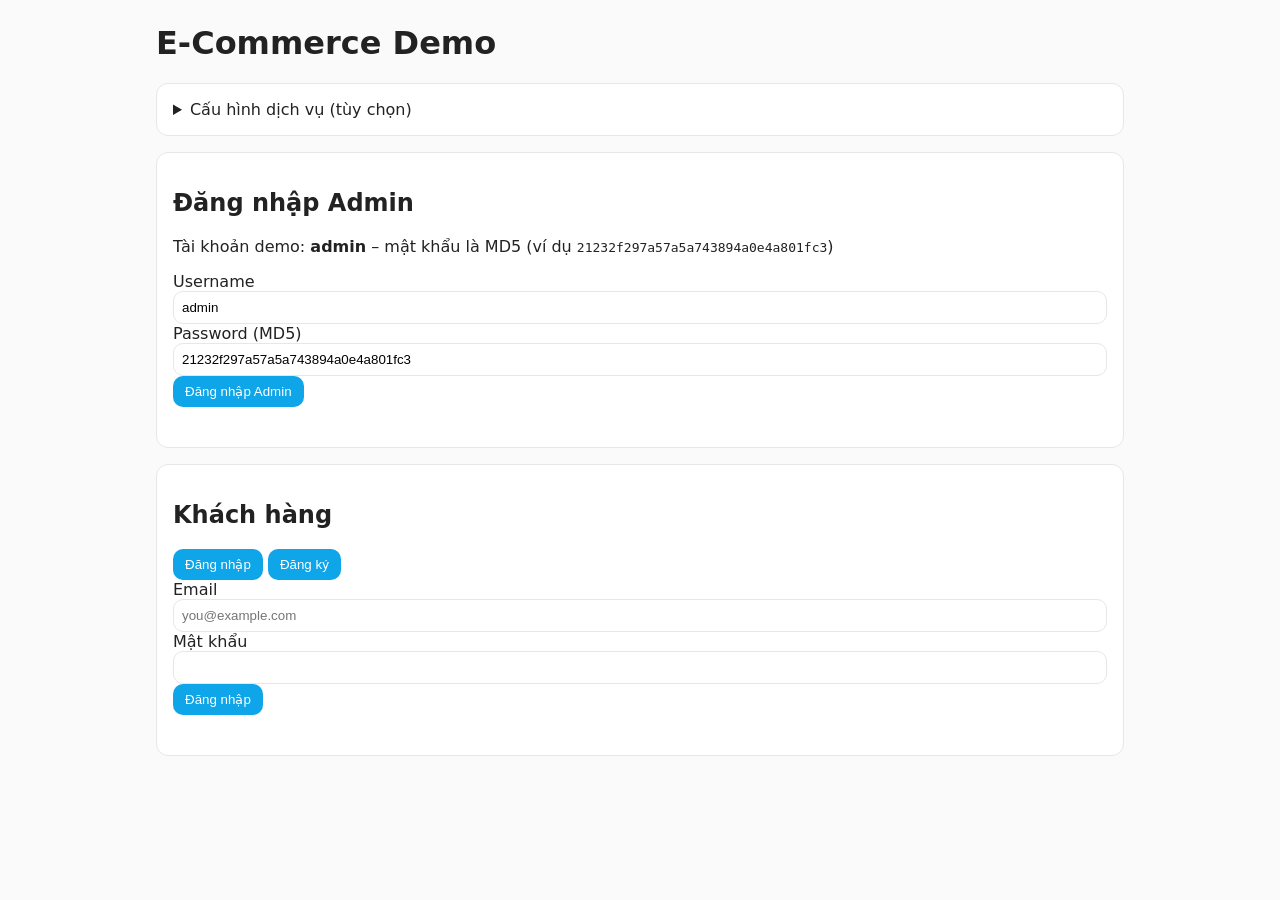
<file: EcommerceClientUI/EcommerceClientUI/wwwroot/index.html>
﻿<!doctype html>
<html lang="vi">
<head>
    <meta charset="utf-8" />
    <meta name="viewport" content="width=device-width,initial-scale=1" />
    <title>E-Commerce Demo — Đăng nhập / Đăng ký</title>
    <link rel="stylesheet" href="css/style.css" />
</head>
<body>
    <div class="container">
        <h1 class="title">E-Commerce Demo</h1>

        <!-- Cấu hình URL dịch vụ (ẩn gọn, vẫn chỉnh được) -->
        <details class="card" style="margin-bottom:16px">
            <summary>Cấu hình dịch vụ (tùy chọn)</summary>
            <div class="grid2">
                <div>
                    <label>AuthService URL</label>
                    <input id="authBase" value="https://localhost:7268" />
                </div>
                <div>
                    <label>ProductService URL</label>
                    <input id="prodBase" value="https://localhost:7181" />
                </div>
            </div>
            <div style="margin-top:8px">
                <label>OrderService URL</label>
                <input id="orderBase" value="https://localhost:7182" />
            </div>
            <div style="margin-top:8px">
                <label>ReportService URL</label>
                <input id="reportBase" value="https://localhost:5003" />
            </div>
            <button id="btnSaveCfg" class="btn" style="margin-top:10px">Lưu cấu hình</button>
            <span id="cfgMsg" class="msg"></span>
        </details>

        <div class="grid2">
            <!-- Đăng nhập Admin -->
            <div class="card">
                <h2>Đăng nhập Admin</h2>
                <p class="hint">Tài khoản demo: <b>admin</b> – mật khẩu là MD5 (ví dụ <code>21232f297a57a5a743894a0e4a801fc3</code>)</p>
                <label>Username</label>
                <input id="adminUser" value="admin" />
                <label>Password (MD5)</label>
                <input id="adminPass" value="21232f297a57a5a743894a0e4a801fc3" />
                <button id="btnLoginAdmin" class="btn">Đăng nhập Admin</button>
                <div id="adminMsg" class="msg"></div>
            </div>

            <!-- Đăng nhập / Đăng ký Khách -->
            <div class="card">
                <h2>Khách hàng</h2>
                <div class="tabs">
                    <button class="tab active" data-tab="login">Đăng nhập</button>
                    <button class="tab" data-tab="register">Đăng ký</button>
                </div>

                <!-- LOGIN -->
                <div id="pane-login">
                    <label>Email</label>
                    <input id="cusEmailLogin" placeholder="you@example.com" />
                    <label>Mật khẩu</label>
                    <input id="cusPassLogin" type="password" />
                    <button id="btnCusLogin" class="btn">Đăng nhập</button>
                    <div id="cusLoginMsg" class="msg"></div>
                </div>

                <!-- REGISTER -->
                <div id="pane-register" class="hidden">
                    <label>Họ tên</label>
                    <input id="cusFullNameReg" placeholder="Nguyễn Văn A" />
                    <label>Email</label>
                    <input id="cusEmailReg" placeholder="you@example.com" />
                    <label>Mật khẩu</label>
                    <input id="cusPassReg" type="password" />
                    <button id="btnCusRegister" class="btn">Đăng ký</button>
                    <div id="cusRegMsg" class="msg"></div>
                </div>
            </div>
        </div>
    </div>

    <script src="js/auth.js"></script>
</body>
</html>
</file>
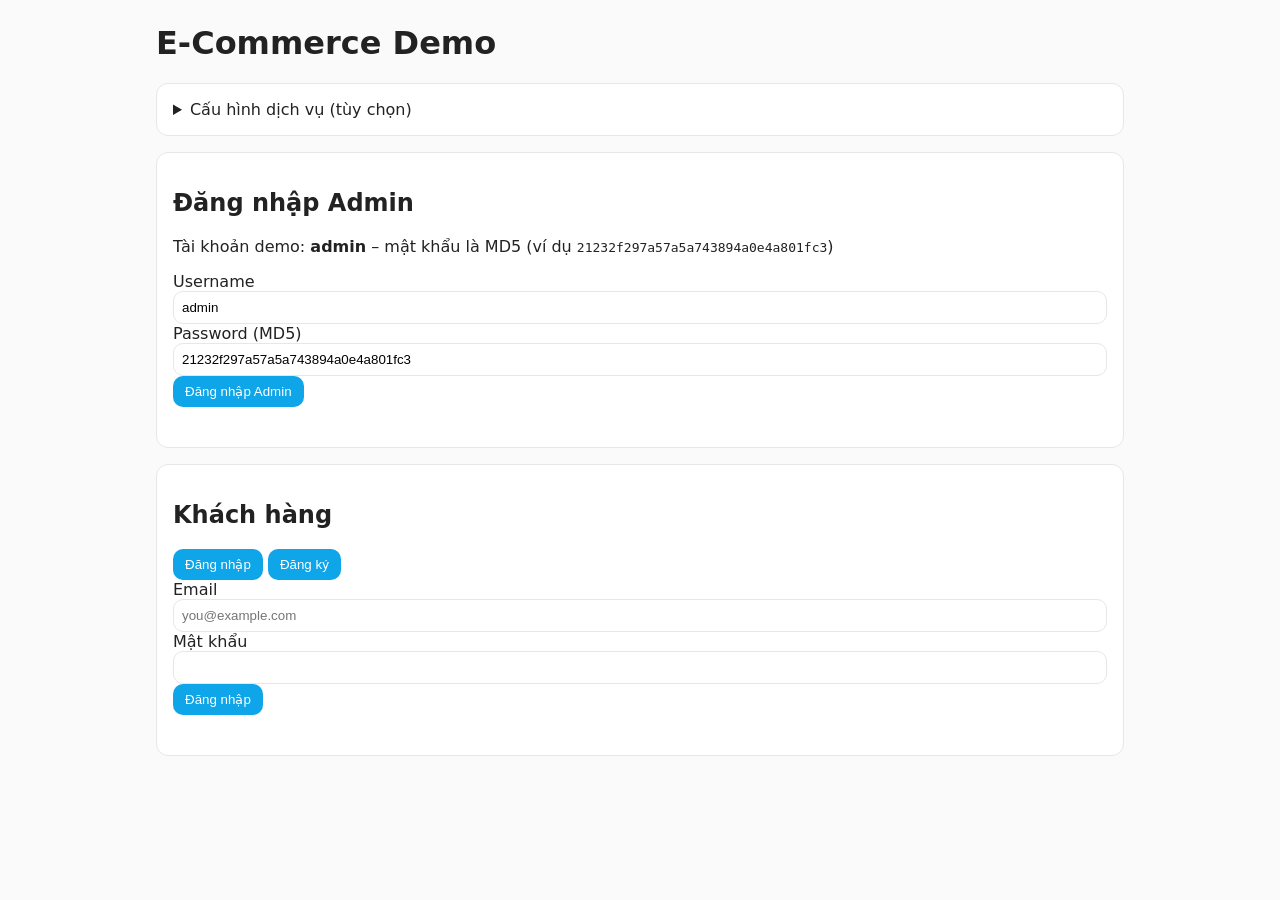
<file: EcommerceClientUI/EcommerceClientUI/wwwroot/admin.html>
﻿<!doctype html>
<html lang="vi">

<head>
    <meta charset="utf-8" />
    <title>Admin · E-Commerce</title>
    <meta name="viewport" content="width=device-width, initial-scale=1" />
    <link rel="stylesheet" href="css/style.css" />
</head>

<body>
    <header class="topbar">
        <h1>Quản trị</h1>
        <div class="right">
            <span id="tokenPeek" class="muted"></span>
            <button id="btnLogout" class="btn danger">Đăng xuất</button>
        </div>
    </header>

    <main class="container">
        <section class="card">
            <h2>Sản phẩm</h2>
            <div class="row gap">
                <input id="createName" placeholder="Tên sản phẩm" />
                <input id="createPrice" type="number" placeholder="Giá" />
                <input id="createQty" type="number" placeholder="Tồn" />
                <button id="btnCreate" class="btn">Thêm</button>
                <button id="btnReload" class="btn ghost">Tải lại</button>
            </div>
            <div id="prodMsg" class="msg"></div>
            <table class="table">
                <thead>
                    <tr>
                        <th>ID</th>
                        <th>Tên</th>
                        <th>Giá</th>
                        <th>Tồn</th>
                        <th>Hành động</th>
                    </tr>
                </thead>
                <tbody id="tbody"></tbody>
            </table>
        </section>

        <section class="card">
            <div class="row between">
                <h2>Đơn hàng</h2>
                <button id="btnOrdersReload" class="btn ghost">Tải lại</button>
            </div>
            <div id="orderMsg" class="msg"></div>
            <table class="table">
                <thead>
                    <tr>
                        <th>ID</th>
                        <th>Khách</th>
                        <th>Email</th>
                        <th>Trạng thái</th>
                        <th>Tổng</th>
                        <th>Hàng</th>
                        <th>Hành động</th>
                    </tr>
                </thead>
                <tbody id="ordersBody"></tbody>
            </table>
        </section>

        <section class="card">
            <h2>Báo cáo & Thống kê</h2>
            <div class="row gap" style="align-items: flex-end;">
                <div>
                    <label>Từ ngày</label>
                    <input type="date" id="reportStart" />
                </div>
                <div>
                    <label>Đến ngày</label>
                    <input type="date" id="reportEnd" />
                </div>
                <button id="btnStatProduct" class="btn">Thống kê SP</button>
                <button id="btnStatOrder" class="btn">Thống kê Đơn</button>
            </div>
            <div class="row gap" style="margin-top: 10px;">
                <button id="btnGenProductReport" class="btn primary">Tạo Báo cáo SP</button>
                <button id="btnGenOrderReport" class="btn primary">Tạo Báo cáo Đơn</button>
            </div>
            <div id="reportMsg" class="msg"></div>

            <div id="statsResult" style="margin-top:16px; overflow-x:auto;"></div>
        </section>
    </main>

    <script src="js/auth.js?v=6" defer></script>
    <script src="js/admin.js?v=6" defer></script>
</body>

</html>
</file>
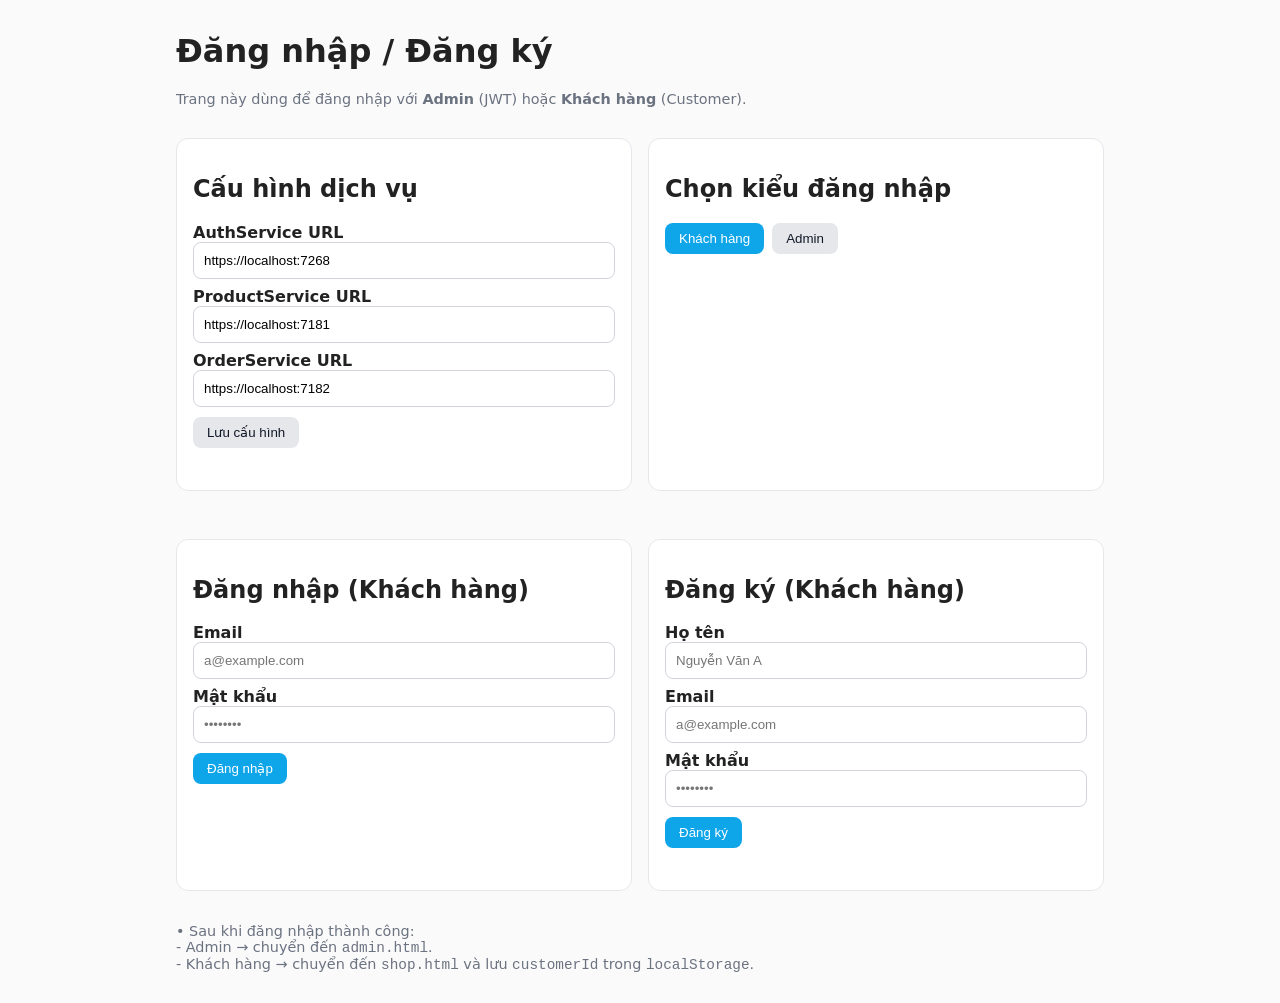
<file: EcommerceClientUI/EcommerceClientUI/wwwroot/login.html>
﻿<!doctype html>
<html lang="vi">
<head>
    <meta charset="utf-8" />
    <meta name="viewport" content="width=device-width, initial-scale=1" />
    <title>Đăng nhập / Đăng ký</title>
    <link rel="stylesheet" href="css/style.css" />
    <style>
        .container {
            max-width: 960px;
            margin: 32px auto
        }

        .grid-2 {
            display: grid;
            grid-template-columns: 1fr 1fr;
            gap: 16px
        }

        .card {
            background: #fff;
            border: 1px solid #e5e7eb;
            border-radius: 12px;
            padding: 16px
        }

        .muted {
            color: #6b7280
        }

        .row {
            display: flex;
            gap: 8px;
            align-items: center
        }

        .btn {
            padding: 8px 14px;
            border-radius: 8px;
            border: 0;
            background: #0ea5e9;
            color: #fff;
            cursor: pointer
        }

            .btn.secondary {
                background: #e5e7eb;
                color: #111827
            }

            .btn.danger {
                background: #ef4444
            }

        label {
            font-weight: 600;
            margin-top: 8px;
            display: block
        }

        input {
            width: 100%;
            padding: 10px;
            border: 1px solid #d1d5db;
            border-radius: 8px
        }

        .msg {
            margin-top: 10px;
            padding: 8px;
            border-radius: 8px
        }

            .msg.ok {
                background: #ecfdf5;
                color: #065f46
            }

            .msg.err {
                background: #fef2f2;
                color: #991b1b
            }

        .small {
            font-size: .9rem
        }
    </style>
</head>
<body>
    <main class="container">
        <h1>Đăng nhập / Đăng ký</h1>
        <p class="muted small">Trang này dùng để đăng nhập với <b>Admin</b> (JWT) hoặc <b>Khách hàng</b> (Customer).</p>

        <section class="grid-2">
            <div class="card">
                <h2>Cấu hình dịch vụ</h2>
                <label>AuthService URL</label>
                <input id="authBase" type="text" value="https://localhost:7268" />
                <label>ProductService URL</label>
                <input id="prodBase" type="text" value="https://localhost:7181" />
                <label>OrderService URL</label>
                <input id="orderBase" type="text" value="https://localhost:7182" />
                <div class="row" style="margin-top:10px">
                    <button class="btn secondary" id="btnSaveCfg">Lưu cấu hình</button>
                </div>
                <div id="cfgMsg" class="msg small"></div>
            </div>

            <div class="card">
                <h2>Chọn kiểu đăng nhập</h2>
                <div class="row">
                    <button class="btn" id="tabCustomer">Khách hàng</button>
                    <button class="btn secondary" id="tabAdmin">Admin</button>
                </div>
            </div>
        </section>

        <section class="grid-2" style="margin-top:16px">
            <div class="card" id="boxLoginCustomer">
                <h2>Đăng nhập (Khách hàng)</h2>
                <label>Email</label>
                <input id="c_email" type="email" placeholder="a@example.com" />
                <label>Mật khẩu</label>
                <input id="c_password" type="password" placeholder="••••••••" />
                <div class="row" style="margin-top:10px">
                    <button class="btn" id="btnCustomerLogin">Đăng nhập</button>
                </div>
                <div id="custLoginMsg" class="msg small"></div>
            </div>

            <div class="card" id="boxRegister">
                <h2>Đăng ký (Khách hàng)</h2>
                <label>Họ tên</label>
                <input id="r_name" type="text" placeholder="Nguyễn Văn A" />
                <label>Email</label>
                <input id="r_email" type="email" placeholder="a@example.com" />
                <label>Mật khẩu</label>
                <input id="r_password" type="password" placeholder="••••••••" />
                <div class="row" style="margin-top:10px">
                    <button class="btn" id="btnCustomerRegister">Đăng ký</button>
                </div>
                <div id="custRegMsg" class="msg small"></div>
            </div>
        </section>

        <section class="card" id="boxLoginAdmin" style="margin-top:16px;display:none">
            <h2>Đăng nhập (Admin)</h2>
            <p class="muted small">Tài khoản demo: <b>admin</b>. Mật khẩu sẽ được hash MD5 trước khi gửi (tương thích AuthService của bạn).</p>
            <label>Username</label>
            <input id="a_username" type="text" value="admin" />
            <label>Mật khẩu</label>
            <input id="a_password" type="password" placeholder="Nhập mật khẩu admin" />
            <div class="row" style="margin-top:10px">
                <button class="btn" id="btnAdminLogin">Đăng nhập (Admin)</button>
            </div>
            <div id="adminMsg" class="msg small"></div>
        </section>

        <p class="muted small" style="margin-top:16px">
            • Sau khi đăng nhập thành công:<br />
            - Admin → chuyển đến <code>admin.html</code>.<br />
            - Khách hàng → chuyển đến <code>shop.html</code> và lưu <code>customerId</code> trong <code>localStorage</code>.
        </p>
    </main>
    <script src="js/auth.js"></script>
</body>
</html>
</file>
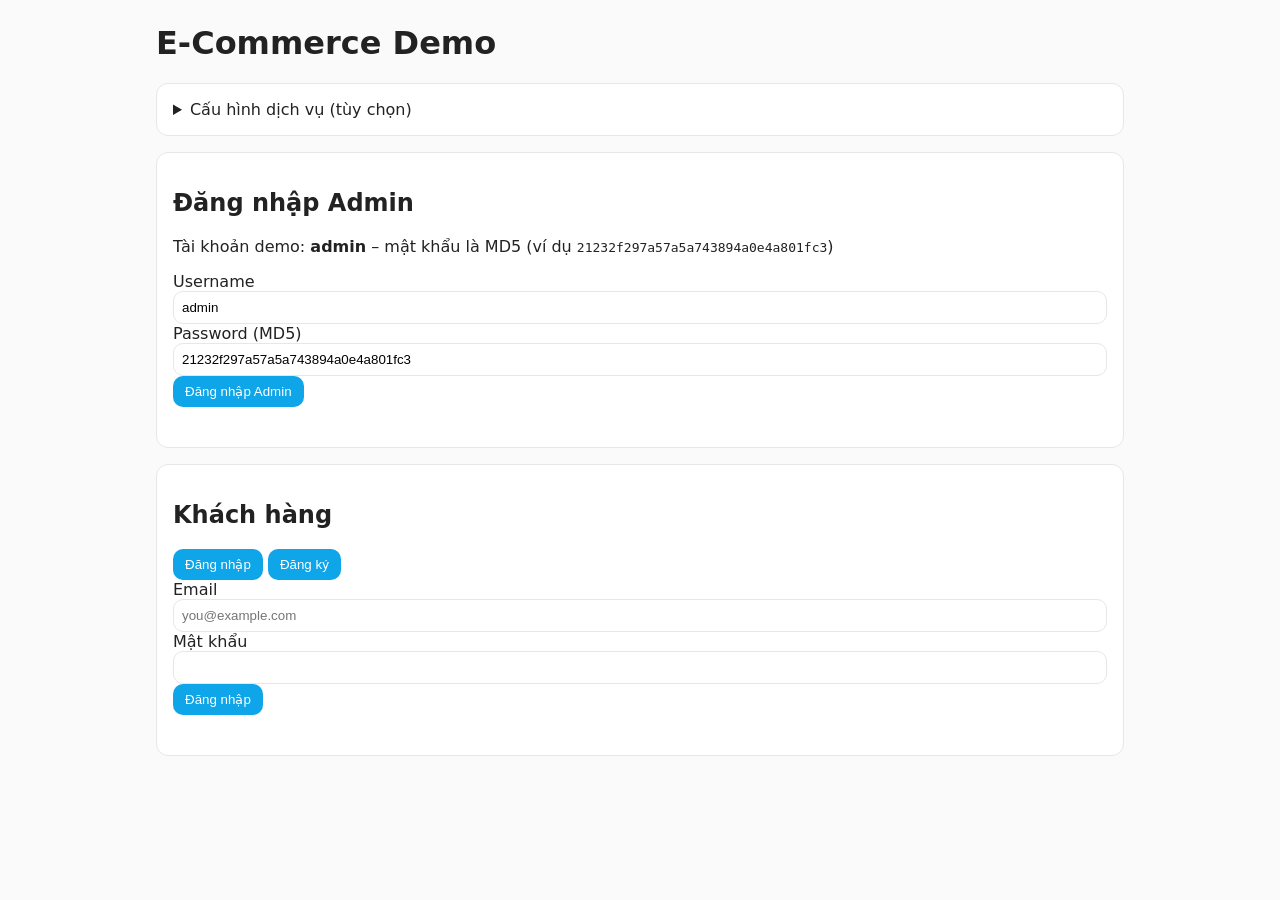
<file: EcommerceClientUI/EcommerceClientUI/wwwroot/shop.html>
﻿<!doctype html>
<html lang="vi">
<head>
    <meta charset="utf-8" />
    <title>Shop · E-Commerce</title>
    <meta name="viewport" content="width=device-width, initial-scale=1" />
    <link rel="stylesheet" href="css/style.css" />
</head>
<body>
    <header class="topbar">
        <h1>Cửa hàng</h1>
        <div class="right">
            <span id="hello"></span>
            <button id="btnLogout" class="btn danger">Đăng xuất</button>
        </div>
    </header>

    <main class="container grid-2">
        <!-- Sản phẩm -->
        <section class="card">
            <div class="row between">
                <h2>Sản phẩm</h2>
                <button id="btnReload" class="btn ghost">Tải lại</button>
            </div>
            <div id="prodMsg" class="msg"></div>
            <table class="table">
                <thead>
                    <tr><th>ID</th><th>Tên</th><th>Giá</th><th>Tồn</th><th>SL</th><th></th></tr>
                </thead>
                <tbody id="prodBody"></tbody>
            </table>
        </section>

        <!-- Giỏ hàng -->
        <section class="card">
            <h2>Giỏ hàng</h2>
            <div id="cartMsg" class="msg"></div>
            <table class="table">
                <thead>
                    <tr><th>Tên</th><th>SL</th><th>Giá</th><th>Tổng</th><th></th></tr>
                </thead>
                <tbody id="cartBody"></tbody>
                <tfoot>
                    <tr>
                        <td colspan="3" class="right bold">Tổng:</td>
                        <td id="cartTotal" class="bold">0</td>
                        <td></td>
                    </tr>
                </tfoot>
            </table>
            <div class="row right">
                <button id="btnCheckout" class="btn primary">Thanh toán</button>
            </div>
        </section>

        <!-- Lịch sử -->
        <section class="card">
            <h2>Lịch sử đơn hàng</h2>
            <div class="tabs">
                <button class="tab active" data-tab="pending">Đang xử lý</button>
                <button class="tab" data-tab="done">Đã hoàn thành</button>
            </div>
            <div id="hisMsg" class="msg"></div>
            <div id="pane-pending"></div>
            <div id="pane-done" class="hidden"></div>
        </section>
    </main>

    <script src="js/auth.js" defer></script>
    <script src="js/shop.js" defer></script>
</body>
</html>
</file>
<file: EcommerceClientUI/EcommerceClientUI/wwwroot/css/style.css>
﻿:root {
    --fg: #222;
    --muted: #6b7280;
    --ok: #16a34a;
    --err: #dc2626;
    --bg: #fafafa;
}

* {
    box-sizing: border-box
}

body {
    font-family: system-ui,-apple-system,Segoe UI,Roboto;
    margin: 0;
    color: var(--fg);
    background: var(--bg);
}

.container {
    max-width: 1000px;
    margin: 24px auto;
    padding: 0 16px
}

.card {
    background: #fff;
    border: 1px solid #e5e7eb;
    border-radius: 12px;
    padding: 16px;
    margin: 16px 0
}

.grid-2 {
    display: grid;
    grid-template-columns: 1fr 1fr;
    gap: 12px
}

.grid-3 {
    display: grid;
    grid-template-columns: repeat(3,1fr);
    gap: 12px
}

.grid-4 {
    display: grid;
    grid-template-columns: repeat(4,1fr);
    gap: 12px
}

.row {
    display: flex;
    gap: 8px;
    align-items: center
}

.space {
    justify-content: space-between
}

.align-end {
    display: flex;
    align-items: end
}

.muted {
    color: var(--muted)
}

.small {
    font-size: .9rem
}

button {
    padding: 8px 12px;
    border: 0;
    border-radius: 10px;
    background: #0ea5e9;
    color: white;
    cursor: pointer
}

    button.secondary {
        background: #64748b
    }

    button.danger {
        background: #ef4444
    }

input, select {
    width: 100%;
    padding: 8px;
    border: 1px solid #e5e7eb;
    border-radius: 10px;
    background: white
}

.tableWrap {
    overflow: auto
}

table {
    width: 100%;
    border-collapse: collapse
}

th, td {
    border-bottom: 1px solid #eee;
    padding: 8px;
    text-align: left
}

.msg {
    margin-top: 8px;
    padding: 8px;
    border-radius: 8px
}

    .msg.ok {
        background: #ecfdf5;
        color: #065f46
    }

    .msg.err {
        background: #fef2f2;
        color: #991b1b
    }

.tokenBox {
    margin-top: 8px;
    padding: 8px;
    border-radius: 8px;
    background: #f3f4f6;
    font-family: ui-monospace
}

.hidden {
    display: none
}
</file>
